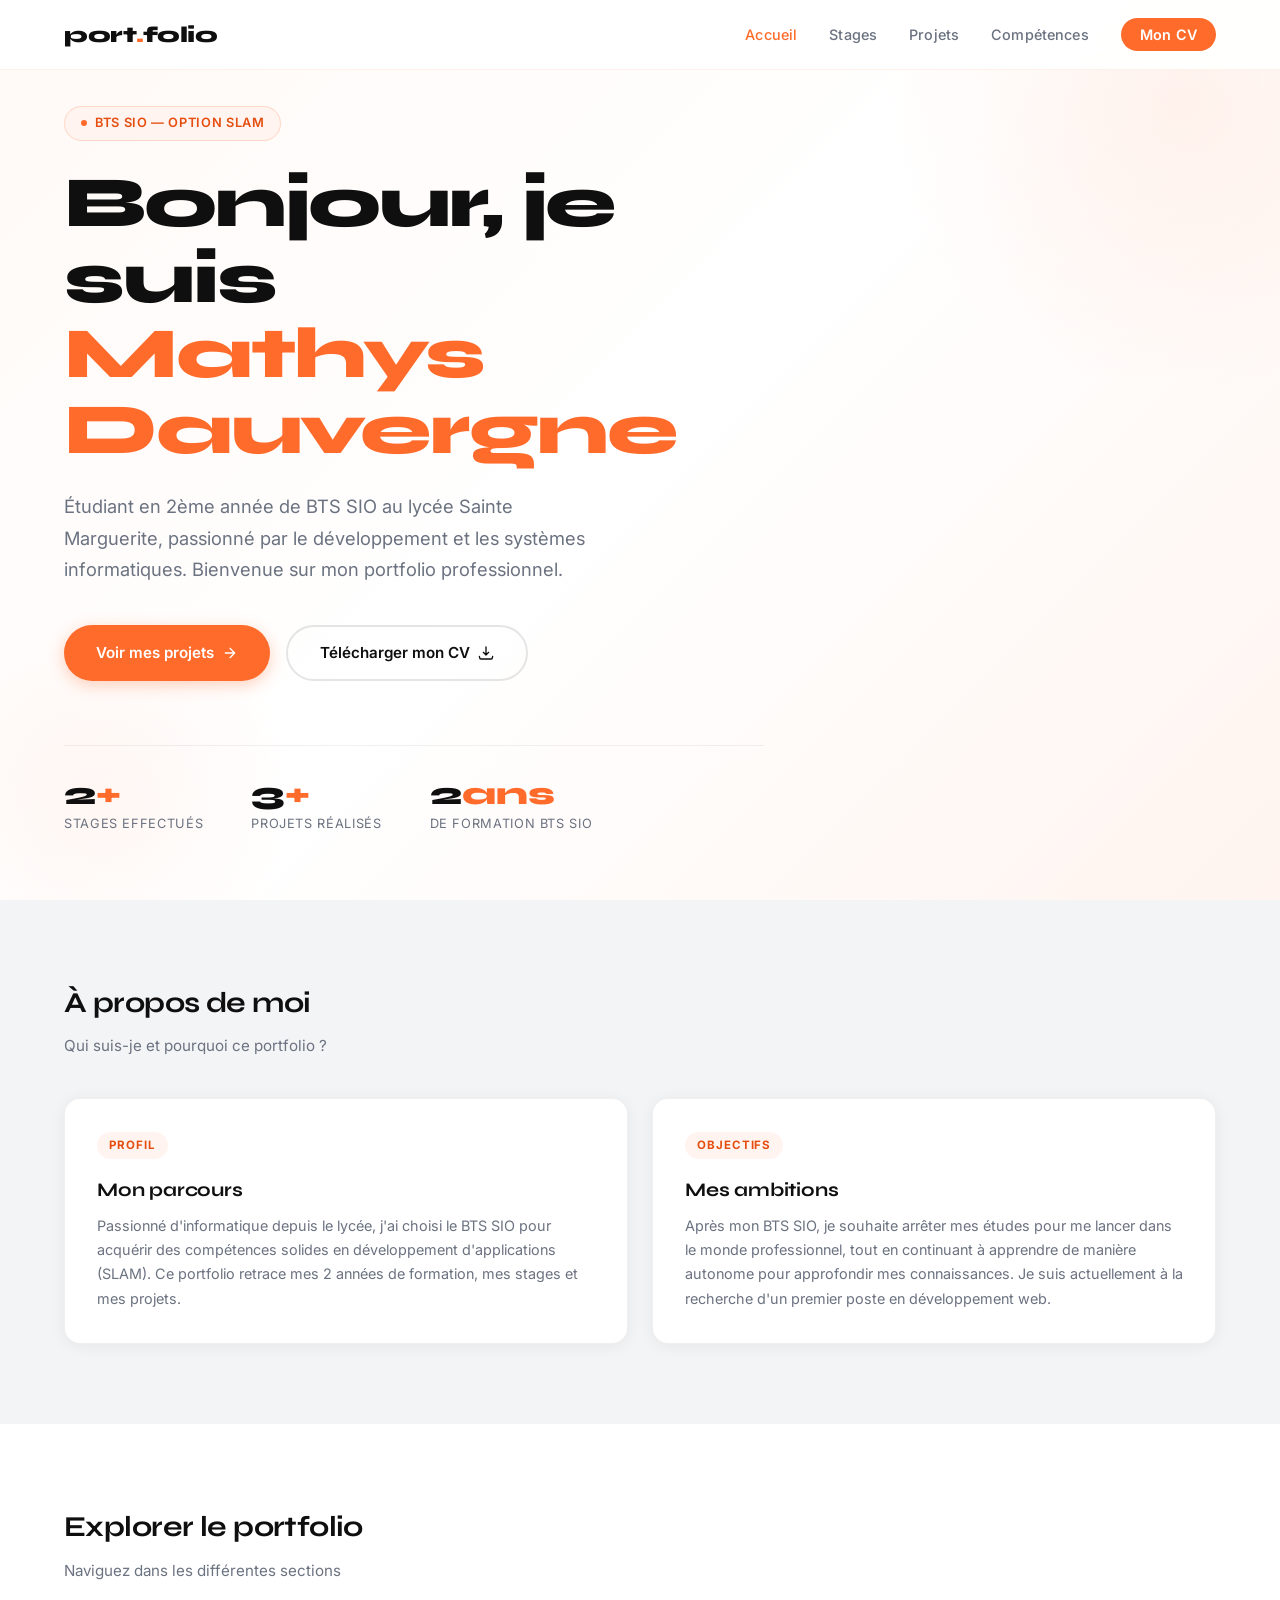
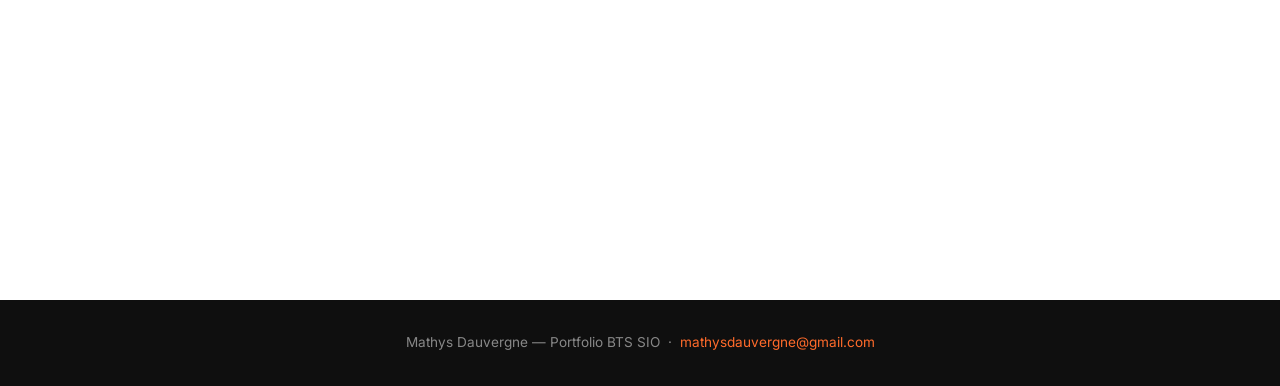
<file: index.html>
<!DOCTYPE html>
<html lang="fr">

<head>
  <meta charset="UTF-8" />
  <meta name="viewport" content="width=device-width, initial-scale=1.0" />
  <title>Portfolio BTS SIO — Mathys Dauvergne</title>
  <link rel="stylesheet" href="css/style.css" />
</head>

<body>

  <!-- NAVBAR -->
  <nav>
    <a href="index.html" class="nav-logo">port<span>.</span>folio</a>
    <ul class="nav-links">
      <li><a href="index.html" class="active">Accueil</a></li>
      <li><a href="stages.html">Stages</a></li>
      <li><a href="projets.html">Projets</a></li>
      <li><a href="competences.html">Compétences</a></li>
      <li><a href="cv.html" class="nav-cta">Mon CV</a></li>
    </ul>
    <div class="nav-burger" aria-label="Menu">
      <span></span><span></span><span></span>
    </div>
  </nav>

  <!-- HERO -->
  <section class="hero">
    <div class="hero-content">
      <span class="hero-badge">BTS SIO — Option SLAM</span>
      <h1>
        Bonjour, je suis<br>
        <span class="highlight">Mathys Dauvergne</span>
      </h1>
      <p class="hero-desc">
        Étudiant en 2ème année de BTS SIO au lycée Sainte Marguerite, passionné par le développement
        et les systèmes informatiques. Bienvenue sur mon portfolio professionnel.
      </p>
      <div class="hero-actions">
        <a href="projets.html" class="btn-primary">
          Voir mes projets
          <svg width="16" height="16" fill="none" stroke="currentColor" viewBox="0 0 24 24">
            <path d="M5 12h14M12 5l7 7-7 7" stroke-width="2" stroke-linecap="round" stroke-linejoin="round" />
          </svg>
        </a>
        <a href="cv.html" class="btn-secondary">
          Télécharger mon CV
          <svg width="16" height="16" fill="none" stroke="currentColor" viewBox="0 0 24 24">
            <path d="M12 15V3m0 12l-4-4m4 4l4-4M2 17l.621 2.485A2 2 0 004.561 21h14.878a2 2 0 001.94-1.515L22 17"
              stroke-width="2" stroke-linecap="round" stroke-linejoin="round" />
          </svg>
        </a>
      </div>
      <div class="hero-stats">
        <div class="stat-item">
          <div class="stat-num">2<span>+</span></div>
          <div class="stat-label">Stages effectués</div>
        </div>
        <div class="stat-item">
          <div class="stat-num">3<span>+</span></div>
          <div class="stat-label">Projets réalisés</div>
        </div>
        <div class="stat-item">
          <div class="stat-num">2<span>ans</span></div>
          <div class="stat-label">De formation BTS SIO</div>
        </div>
      </div>
    </div>
  </section>

  <!-- SECTION : Présentation rapide -->
  <section style="background: var(--gray-light);">
    <div class="section-inner">
      <div class="section-title reveal">À propos de moi</div>
      <div class="section-sub reveal">Qui suis-je et pourquoi ce portfolio ?</div>
      <div class="grid-2">
        <div class="card reveal">
          <div class="card-tag tag-orange">Profil</div>
          <h3>Mon parcours</h3>
          <p>
            Passionné d'informatique depuis le lycée, j'ai choisi le BTS SIO pour acquérir
            des compétences solides en développement d'applications (SLAM). Ce portfolio retrace mes 2 années de
            formation, mes stages et mes projets.
          </p>
        </div>
        <div class="card reveal">
          <div class="card-tag tag-orange">Objectifs</div>
          <h3>Mes ambitions</h3>
          <p>
            Après mon BTS SIO, je souhaite arrêter mes études pour me lancer dans le monde professionnel, tout en
            continuant à apprendre de manière autonome
            pour approfondir mes connaissances. Je suis actuellement à la recherche d'un premier poste en développement
            web.
          </p>
        </div>
      </div>
    </div>
  </section>

  <!-- SECTION : Navigation rapide -->
  <section>
    <div class="section-inner">
      <div class="section-title reveal">Explorer le portfolio</div>
      <div class="section-sub reveal">Naviguez dans les différentes sections</div>
      <div class="grid-4">
        <a href="stages.html" class="card reveal" style="text-decoration:none;display:block;">
          <div class="card-tag tag-orange">📋</div>
          <h3>Stages</h3>
          <p>Mes expériences en entreprise, missions et bilans.</p>
        </a>
        <a href="projets.html" class="card reveal" style="text-decoration:none;display:block;">
          <div class="card-tag tag-orange">💻</div>
          <h3>Projets</h3>
          <p>Applications, scripts et projets techniques réalisés.</p>
        </a>
        <a href="competences.html" class="card reveal" style="text-decoration:none;display:block;">
          <div class="card-tag tag-orange">⚡</div>
          <h3>Compétences</h3>
          <p>Langages, frameworks et outils maîtrisés.</p>
        </a>
        <a href="cv.html" class="card reveal" style="text-decoration:none;display:block;">
          <div class="card-tag tag-orange">📄</div>
          <h3>CV</h3>
          <p>Mon parcours complet et coordonnées.</p>
        </a>
      </div>
    </div>
  </section>

  <!-- FOOTER -->
  <footer>
    <p>Mathys Dauvergne — Portfolio BTS SIO &nbsp;·&nbsp; <a
        href="mailto:mathysdauvergne@gmail.com">mathysdauvergne@gmail.com</a></p>
  </footer>

  <script src="js/script.js"></script>
</body>

</html>
</file>
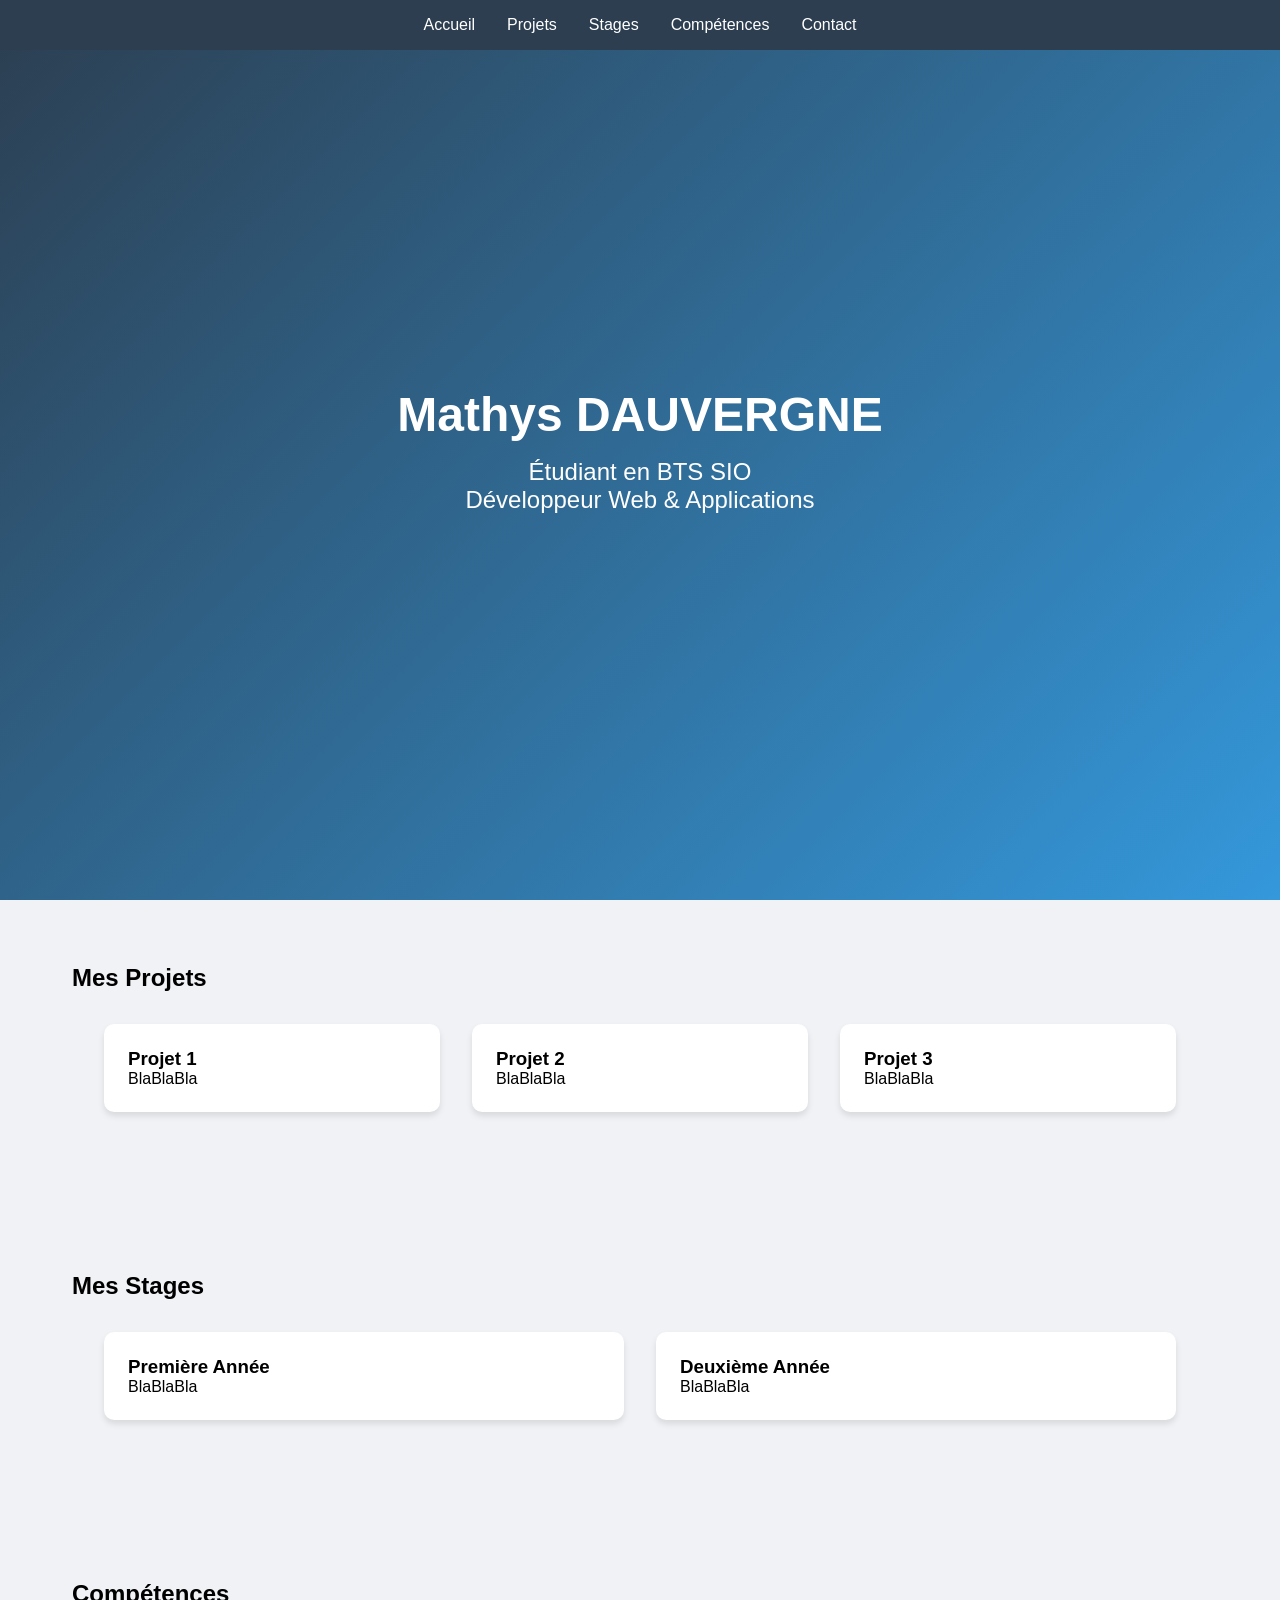
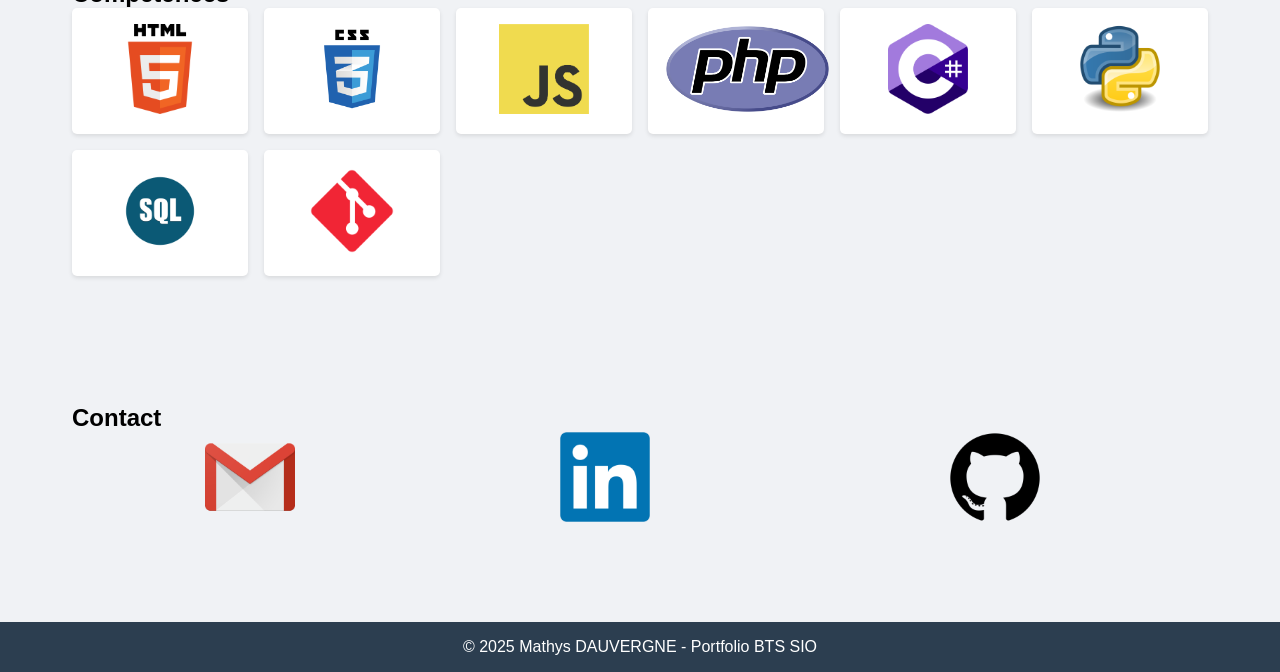
<file: code/index.html>
<!DOCTYPE html>
<html lang="fr">

<head>
    <meta charset="UTF-8">
    <meta name="viewport" content="width=device-width, initial-scale=1.0">
    <title>Mathys DAUVERGNE - Portfolio</title>
    <link rel="stylesheet" href="style.css">
</head>

<body>
    <nav>
        <ul>
            <li><a href="#accueil">Accueil</a></li>
            <li><a href="#projets">Projets</a></li>
            <li><a href="#stages">Stages</a></li>
            <li><a href="#competences">Compétences</a></li>
            <li><a href="#contact">Contact</a></li>
        </ul>
    </nav>

    <section id="accueil" class="hero">
        <div class="hero-content">
            <h1>Mathys DAUVERGNE</h1>
            <p>Étudiant en BTS SIO</p>
            <p>Développeur Web & Applications</p>
        </div>
    </section>

    <section id="projets" class="section">
        <h2>Mes Projets</h2>
        <div class="projects">
            <div class="card">
                <h3>Projet 1</h3>
                <p>BlaBlaBla</p>
            </div>
            <div class="card">
                <h3>Projet 2</h3>
                <p>BlaBlaBla</p>
            </div>
            <div class="card">
                <h3>Projet 3</h3>
                <p>BlaBlaBla</p>
            </div>
        </div>
    </section>

    <section id="stages" class="section">
        <h2>Mes Stages</h2>
        <div class="stages">
            <div class="card">
                <h3>Première Année</h3>
                <p>BlaBlaBla</p>
            </div>
            <div class="card">
                <h3>Deuxième Année</h3>
                <p>BlaBlaBla</p>
            </div>
        </div>
    </section>

    <section id="competences" class="section">
        <h2>Compétences</h2>
        <div class="skills">
            <div class="skill"><img src="../sources/html5.png" alt="html" class="img"></div>
            <div class="skill"><img src="../sources/css3.png" alt="css" class="img"></div>
            <div class="skill"><img src="../sources/javascript.png" alt="javascript" class="img"></div>
            <div class="skill"><img src="../sources/php.png" alt="php" class="img"></div>
            <div class="skill"><img src="../sources/csharp.png" alt="c#" class="img"></div>
            <div class="skill"><img src="../sources/python.png" alt="python" class="img"></div>
            <div class="skill"><img src="../sources/sql.png" alt="sql" class="img"></div>
            <div class="skill"><img src="../sources/git.png" alt="git" class="img"></div>
        </div>
    </section>

    <section id="contact" class="section">
        <h2>Contact</h2>
        <div class="contact-content">
            <a href="mailto:mathysdauvergne@gmail.com">
                <img src="../sources/gmail.png" alt="Gmail" class="img">
            </a>
            <a href="https://www.linkedin.com/in/mathys-dauvergne-570917307/">
                <img src="../sources/linkedin.png" alt="LinkedIn" class="img">
            </a>
            <a href="github.com/Mathysdvg">
                <img src="../sources/github.png" alt="GitHub" class="img">
            </a>
        </div>
    </section>

    <footer>
        <p>© 2025 Mathys DAUVERGNE - Portfolio BTS SIO</p>
    </footer>

    <script>
        const sections = document.querySelectorAll('.section');
        const observer = new IntersectionObserver((entries) => {
            entries.forEach(entry => {
                if (entry.isIntersecting) {
                    entry.target.classList.add('visible');
                }
            });
        }, { threshold: 0.1 });

        sections.forEach(section => observer.observe(section));
    </script>
</body>

</html>
</file>
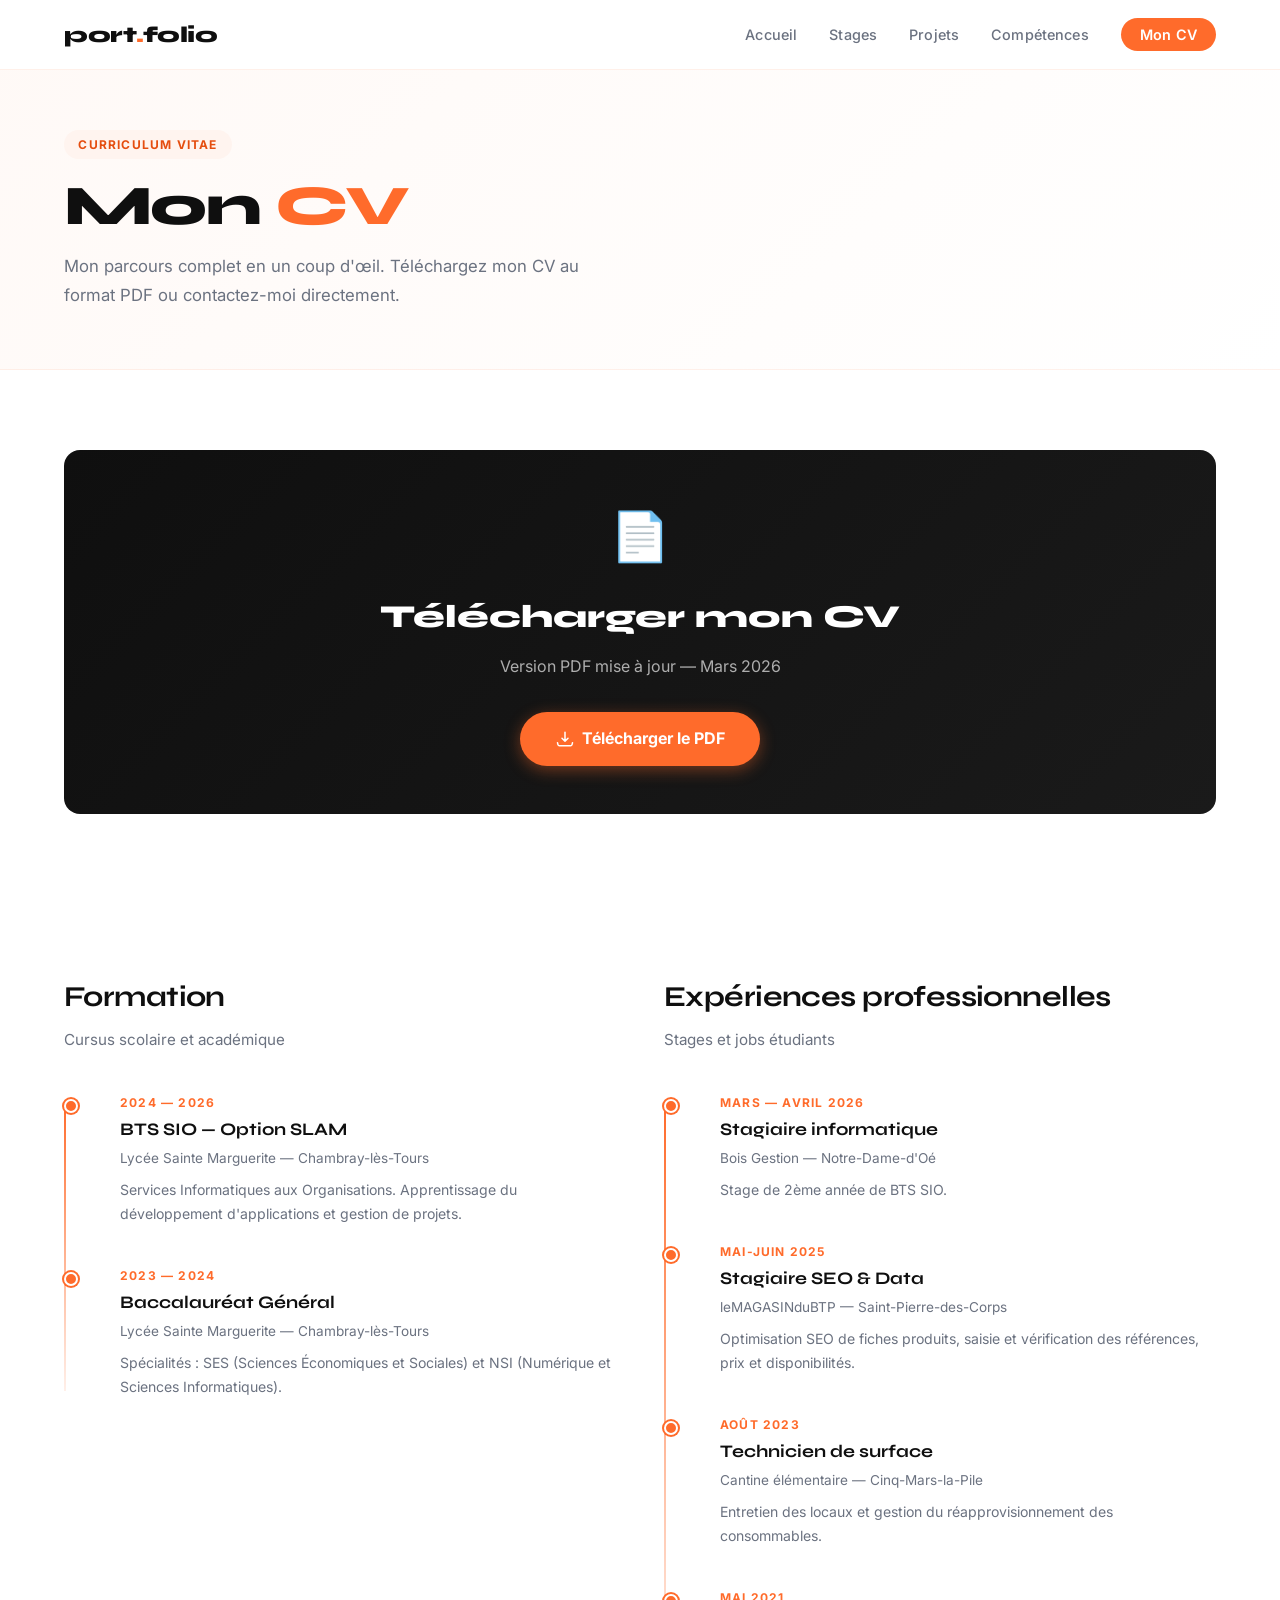
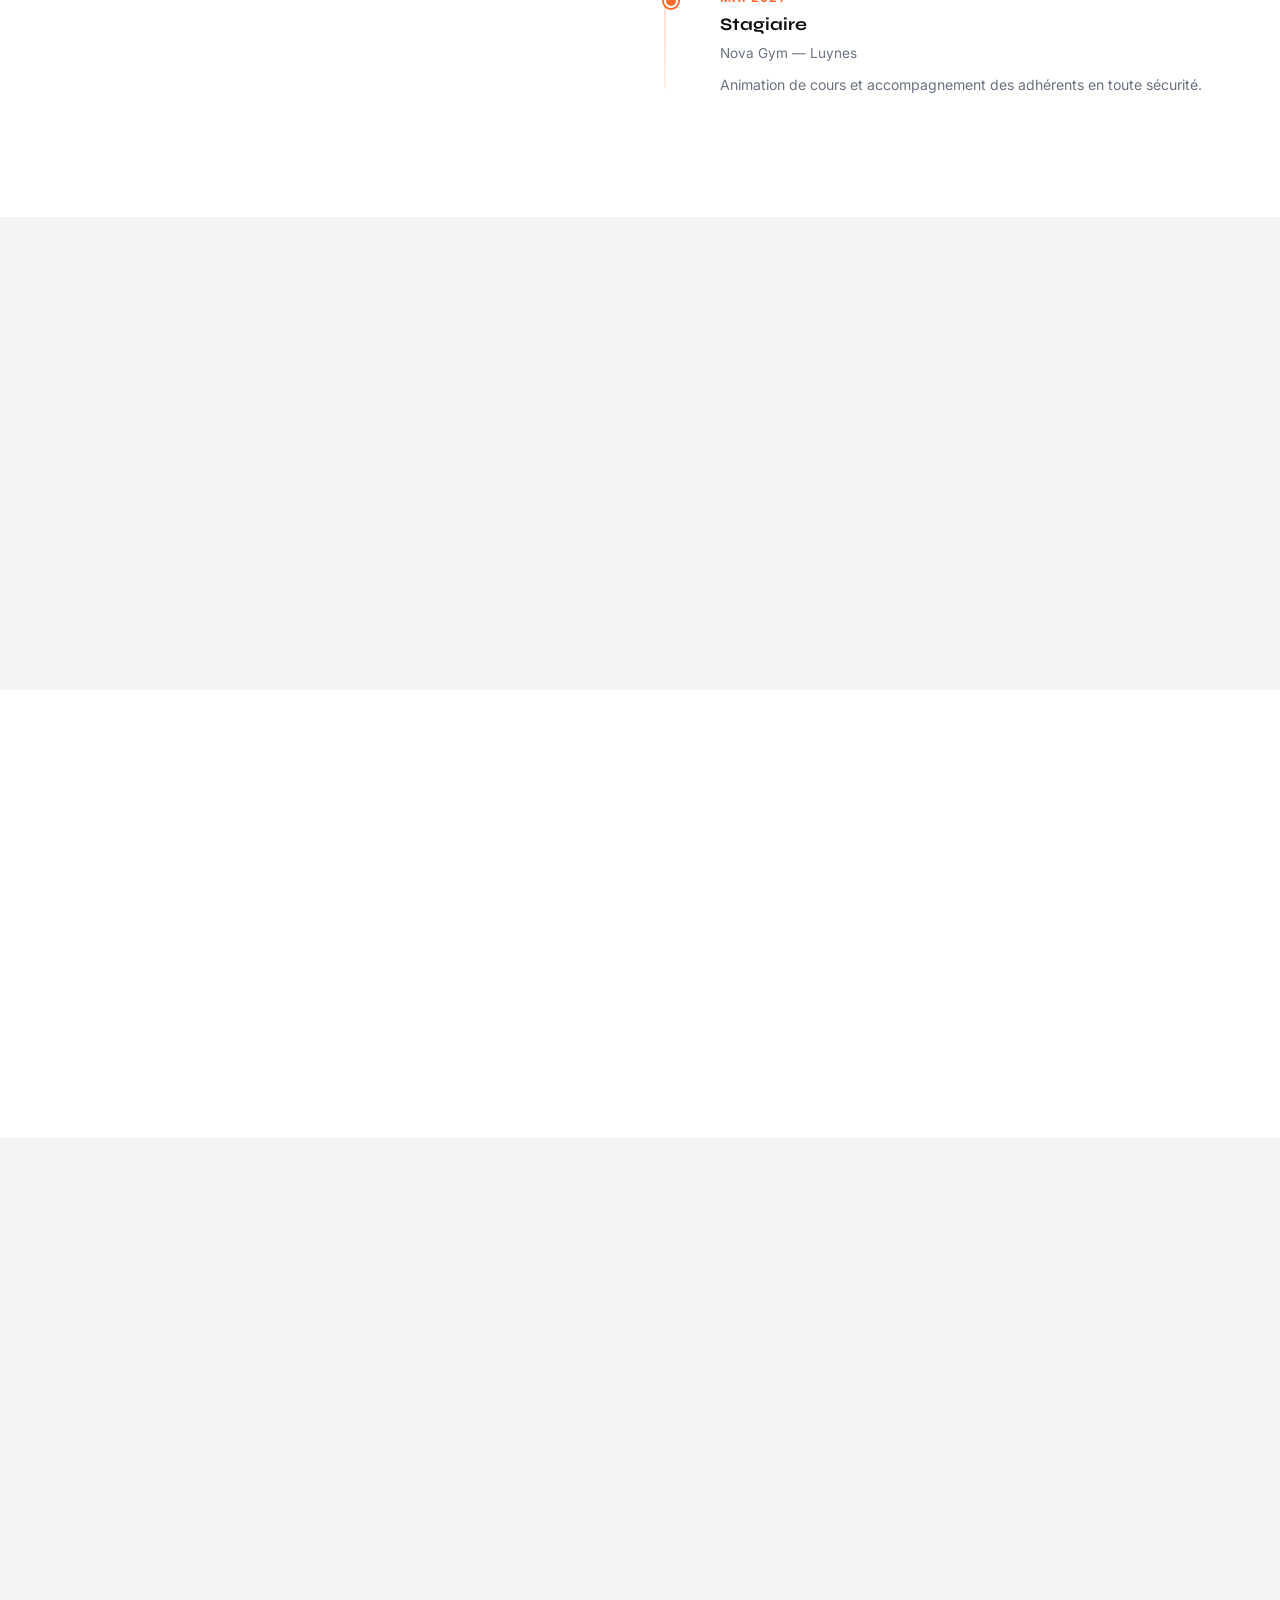
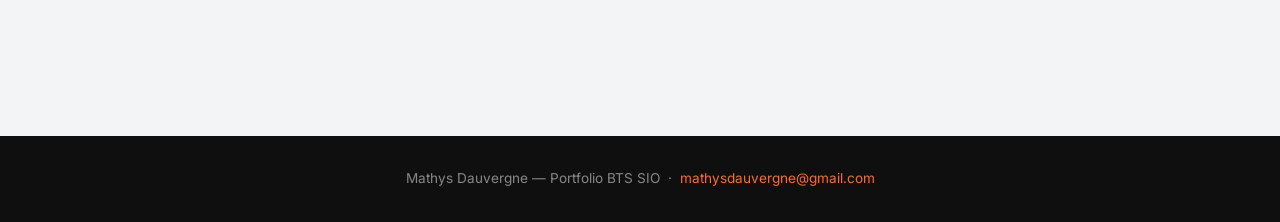
<file: cv.html>
<!DOCTYPE html>
<html lang="fr">

<head>
  <meta charset="UTF-8" />
  <meta name="viewport" content="width=device-width, initial-scale=1.0" />
  <title>Mon CV — Portfolio BTS SIO</title>
  <link rel="stylesheet" href="css/style.css" />
</head>

<body>

  <!-- NAVBAR -->
  <nav>
    <a href="index.html" class="nav-logo">port<span>.</span>folio</a>
    <ul class="nav-links">
      <li><a href="index.html">Accueil</a></li>
      <li><a href="stages.html">Stages</a></li>
      <li><a href="projets.html">Projets</a></li>
      <li><a href="competences.html">Compétences</a></li>
      <li><a href="cv.html" class="active nav-cta">Mon CV</a></li>
    </ul>
    <div class="nav-burger"><span></span><span></span><span></span></div>
  </nav>

  <!-- PAGE HEADER -->
  <div class="page-header">
    <div class="page-header-inner">
      <span class="page-tag">Curriculum Vitae</span>
      <h1>Mon <span>CV</span></h1>
      <p>Mon parcours complet en un coup d'œil. Téléchargez mon CV au format PDF ou contactez-moi directement.</p>
    </div>
  </div>

  <!-- CV DOWNLOAD -->
  <section>
    <div class="section-inner">
      <div class="cv-box reveal">
        <div style="font-size: 3rem; margin-bottom: 1rem;">📄</div>
        <h2>Télécharger mon CV</h2>
        <p>Version PDF mise à jour — Mars 2026</p>
        <a href="CV_Mathys_Dauvergne.pdf" class="btn-white" download>
          <svg width="18" height="18" fill="none" stroke="currentColor" viewBox="0 0 24 24">
            <path d="M12 15V3m0 12l-4-4m4 4l4-4M2 17l.621 2.485A2 2 0 004.561 21h14.878a2 2 0 001.94-1.515L22 17"
              stroke-width="2" stroke-linecap="round" stroke-linejoin="round" />
          </svg>
          Télécharger le PDF
        </a>
      </div>
    </div>
  </section>

  <section>
    <div class="section-inner">
      <div class="grid-2" style="gap: 3rem; align-items: start;">

        <div>
          <div class="section-title reveal">Formation</div>
          <div class="section-sub reveal">Cursus scolaire et académique</div>
          <div class="timeline reveal">
            <div class="timeline-item">
              <div class="timeline-date">2024 — 2026</div>
              <div class="timeline-title">BTS SIO — Option SLAM</div>
              <div class="timeline-sub">Lycée Sainte Marguerite — Chambray-lès-Tours</div>
              <div class="timeline-desc">Services Informatiques aux Organisations. Apprentissage du développement
                d'applications et gestion de projets.</div>
            </div>
            <div class="timeline-item">
              <div class="timeline-date">2023 — 2024</div>
              <div class="timeline-title">Baccalauréat Général</div>
              <div class="timeline-sub">Lycée Sainte Marguerite — Chambray-lès-Tours</div>
              <div class="timeline-desc">Spécialités : SES (Sciences Économiques et Sociales) et NSI (Numérique et
                Sciences Informatiques).</div>
            </div>
          </div>
        </div>

        <div>
          <div class="section-title reveal">Expériences professionnelles</div>
          <div class="section-sub reveal">Stages et jobs étudiants</div>
          <div class="timeline reveal">
            <div class="timeline-item">
              <div class="timeline-date">Mars — Avril 2026</div>
              <div class="timeline-title">Stagiaire informatique</div>
              <div class="timeline-sub">Bois Gestion — Notre-Dame-d'Oé</div>
              <div class="timeline-desc">Stage de 2ème année de BTS SIO.</div>
            </div>
            <div class="timeline-item">
              <div class="timeline-date">Mai-Juin 2025</div>
              <div class="timeline-title">Stagiaire SEO & Data</div>
              <div class="timeline-sub">leMAGASINduBTP — Saint-Pierre-des-Corps</div>
              <div class="timeline-desc">Optimisation SEO de fiches produits, saisie et vérification des références,
                prix et disponibilités.</div>
            </div>
            <div class="timeline-item">
              <div class="timeline-date">Août 2023</div>
              <div class="timeline-title">Technicien de surface</div>
              <div class="timeline-sub">Cantine élémentaire — Cinq-Mars-la-Pile</div>
              <div class="timeline-desc">Entretien des locaux et gestion du réapprovisionnement des consommables.</div>
            </div>
            <div class="timeline-item">
              <div class="timeline-date">Mai 2021</div>
              <div class="timeline-title">Stagiaire</div>
              <div class="timeline-sub">Nova Gym — Luynes</div>
              <div class="timeline-desc">Animation de cours et accompagnement des adhérents en toute sécurité.</div>
            </div>
          </div>
        </div>

      </div>
    </div>
  </section>

  <section style="background: var(--gray-light);">
    <div class="section-inner">
      <div class="section-title reveal">Compétences clés</div>
      <div class="section-sub reveal">Un aperçu rapide de mon profil technique</div>
      <div class="grid-3">
        <div class="card reveal">
          <div class="card-tag tag-orange">Langages</div>
          <div class="tech-list">
            <span class="tech-badge">HTML / CSS</span>
            <span class="tech-badge">PHP</span>
            <span class="tech-badge">Python</span>
            <span class="tech-badge">C#</span>
            <span class="tech-badge">Lua</span>
            <span class="tech-badge">SQL</span>
          </div>
        </div>
        <div class="card reveal">
          <div class="card-tag tag-orange">Systèmes & Réseaux</div>
          <div class="tech-list">
            <span class="tech-badge">VMware</span>
            <span class="tech-badge">CISCO Packet Tracer</span>
            <span class="tech-badge">Wampserver</span>
          </div>
        </div>
        <div class="card reveal">
          <div class="card-tag tag-orange">Outils</div>
          <div class="tech-list">
            <span class="tech-badge">GitHub</span>
            <span class="tech-badge">VS Community</span>
            <span class="tech-badge">PhpMyAdmin</span>
            <span class="tech-badge">PhpStorm</span>
            <span class="tech-badge">GANTT</span>
            <span class="tech-badge">Pack Office</span>
          </div>
        </div>
      </div>
    </div>
  </section>

  <section>
    <div class="section-inner">
      <div class="section-title reveal">Centres d'intérêt</div>
      <div class="section-sub reveal">En dehors de l'informatique</div>
      <div class="grid-4">
        <div class="soft-card reveal">
          <div class="soft-icon">🤾</div>
          <h4>Handball</h4>
          <p>Pratique en club depuis 7 ans (développement de l'esprit d'équipe et discipline).</p>
        </div>
        <div class="soft-card reveal">
          <div class="soft-icon">💻</div>
          <h4>Technologies</h4>
          <p>Exploration et veille sur le développement web et la programmation.</p>
        </div>
      </div>
    </div>
  </section>

  <!-- CONTACT -->
  <section style="background: var(--gray-light);">
    <div class="section-inner">
      <div class="section-title reveal">Me contacter</div>
      <div class="section-sub reveal">N'hésitez pas à me contacter pour toute opportunité</div>
      <div class="grid-2">
        <div class="card reveal">
          <div class="card-tag tag-orange">Coordonnées</div>
          <h3>Mathys Dauvergne</h3>
          <h4>Étudiant BTS SIO 2ème année</h4>
          <div class="contact-links">
            <a href="mailto:mathysdauvergne@gmail.com" class="contact-link">
              <svg width="18" height="18" fill="none" stroke="currentColor" viewBox="0 0 24 24">
                <path
                  d="M3 8l7.89 5.26a2 2 0 002.22 0L21 8M5 19h14a2 2 0 002-2V7a2 2 0 00-2-2H5a2 2 0 00-2 2v10a2 2 0 002 2z"
                  stroke-width="1.5" stroke-linecap="round" stroke-linejoin="round" />
              </svg>
              mathysdauvergne@gmail.com
            </a>
            <a href="tel:+33619989993" class="contact-link">
              <svg width="18" height="18" fill="none" stroke="currentColor" viewBox="0 0 24 24">
                <path
                  d="M3 5a2 2 0 012-2h3.28a1 1 0 01.948.684l1.498 4.493a1 1 0 01-.502 1.21l-2.257 1.13a11.042 11.042 0 005.516 5.516l1.13-2.257a1 1 0 011.21-.502l4.493 1.498a1 1 0 01.684.949V19a2 2 0 01-2 2h-1C9.716 21 3 14.284 3 6V5z"
                  stroke-width="1.5" stroke-linecap="round" stroke-linejoin="round" />
              </svg>
              06 19 98 99 93
            </a>
            <a href="https://linkedin.com/in/votreprofil" target="_blank" class="contact-link">
              <svg width="18" height="18" fill="currentColor" viewBox="0 0 24 24">
                <path d="M16 8a6 6 0 016 6v7h-4v-7a2 2 0 00-2-2 2 2 0 00-2 2v7h-4v-7a6 6 0 016-6zM2 9h4v12H2z" />
                <circle cx="4" cy="4" r="2" />
              </svg>
              LinkedIn
            </a>
            <a href="https://github.com/Mathysdvg" target="_blank" class="contact-link">
              <svg width="18" height="18" fill="currentColor" viewBox="0 0 24 24">
                <path fill-rule="evenodd"
                  d="M12 2C6.477 2 2 6.484 2 12.017c0 4.425 2.865 8.18 6.839 9.504.5.092.682-.217.682-.483 0-.237-.008-.868-.013-1.703-2.782.605-3.369-1.343-3.369-1.343-.454-1.158-1.11-1.466-1.11-1.466-.908-.62.069-.608.069-.608 1.003.07 1.531 1.032 1.531 1.032.892 1.53 2.341 1.088 2.91.832.092-.647.35-1.088.636-1.338-2.22-.253-4.555-1.113-4.555-4.951 0-1.093.39-1.988 1.029-2.688-.103-.253-.446-1.272.098-2.65 0 0 .84-.27 2.75 1.026A9.564 9.564 0 0112 6.844c.85.004 1.705.115 2.504.337 1.909-1.296 2.747-1.027 2.747-1.027.546 1.379.202 2.398.1 2.651.64.7 1.028 1.595 1.028 2.688 0 3.848-2.339 4.695-4.566 4.943.359.309.678.92.678 1.855 0 1.338-.012 2.419-.012 2.747 0 .268.18.58.688.482A10.019 10.019 0 0022 12.017C22 6.484 17.522 2 12 2z"
                  clip-rule="evenodd" />
              </svg>
              GitHub
            </a>
          </div>
        </div>
        <div class="card reveal" style="background: #FFFAF7; border-color: rgba(255,107,43,0.15);">
          <div class="card-tag tag-orange">Disponibilité</div>
          <h3>Ouvert aux opportunités</h3>
          <p style="margin-bottom: 1rem;">Je suis actuellement à la recherche d'un <strong> premier
              emploi</strong> dans les domaines :</p>
          <div class="tech-list">
            <span class="tech-badge">Développement web</span>
            <span class="tech-badge">Support IT</span>
            <span class="tech-badge">DevOps</span>
          </div>
          <div style="margin-top: 1.5rem;">
            <a href="mailto:mathysdauvergne@gmail.com" class="btn-primary"
              style="width: 100%; justify-content: center;">
              Envoyer un message
              <svg width="16" height="16" fill="none" stroke="currentColor" viewBox="0 0 24 24">
                <path d="M5 12h14M12 5l7 7-7 7" stroke-width="2" stroke-linecap="round" stroke-linejoin="round" />
              </svg>
            </a>
          </div>
        </div>
      </div>
    </div>
  </section>

  <!-- FOOTER -->
  <footer>
    <p>Mathys Dauvergne — Portfolio BTS SIO &nbsp;·&nbsp; <a
        href="mailto:mathysdauvergne@gmail.com">mathysdauvergne@gmail.com</a></p>
  </footer>

  <script src="js/script.js"></script>
</body>

</html>
</file>
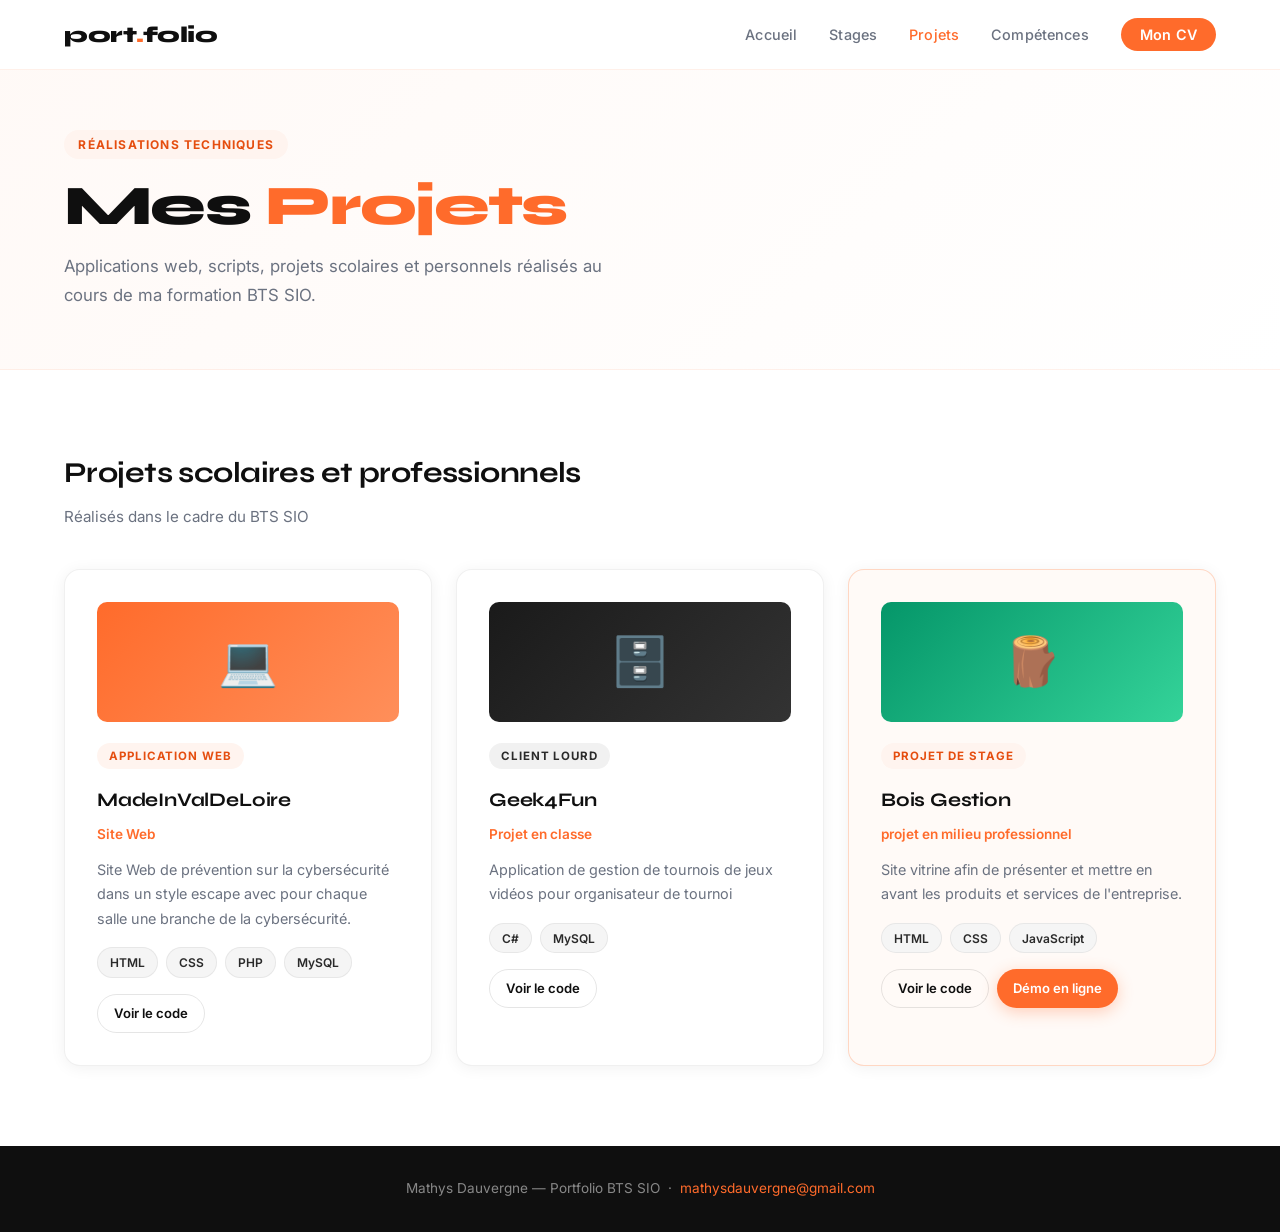
<file: projets.html>
<!DOCTYPE html>
<html lang="fr">

<head>
  <meta charset="UTF-8" />
  <meta name="viewport" content="width=device-width, initial-scale=1.0" />
  <title>Mes Projets — Portfolio BTS SIO</title>
  <link rel="stylesheet" href="css/style.css" />
</head>

<body>

  <!-- NAVBAR -->
  <nav>
    <a href="index.html" class="nav-logo">port<span>.</span>folio</a>
    <ul class="nav-links">
      <li><a href="index.html">Accueil</a></li>
      <li><a href="stages.html">Stages</a></li>
      <li><a href="projets.html" class="active">Projets</a></li>
      <li><a href="competences.html">Compétences</a></li>
      <li><a href="cv.html" class="nav-cta">Mon CV</a></li>
    </ul>
    <div class="nav-burger"><span></span><span></span><span></span></div>
  </nav>

  <!-- PAGE HEADER -->
  <div class="page-header">
    <div class="page-header-inner">
      <span class="page-tag">Réalisations techniques</span>
      <h1>Mes <span>Projets</span></h1>
      <p>Applications web, scripts, projets scolaires et personnels réalisés au cours de ma formation BTS SIO.</p>
    </div>
  </div>

  <!-- PROJETS SCOLAIRES -->
  <section>
    <div class="section-inner">
      <div class="section-title reveal">Projets scolaires et professionnels</div>
      <div class="section-sub reveal">Réalisés dans le cadre du BTS SIO</div>

      <div class="grid-3">

        <!-- Projet 1 -->
        <div class="card reveal">
          <div
            style="background: linear-gradient(135deg, #FF6B2B, #FF8F5A); height: 120px; border-radius: 10px; margin-bottom: 1.25rem; display: flex; align-items: center; justify-content: center; font-size: 3rem;">
            💻</div>
          <div class="card-tag tag-orange">Application Web</div>
          <h3>MadeInValDeLoire</h3>
          <h4>Site Web</h4>
          <p>Site Web de prévention sur la cybersécurité dans un style escape avec pour chaque salle une branche de la
            cybersécurité.</p>
          <div class="tech-list">
            <span class="tech-badge">HTML</span>
            <span class="tech-badge">CSS</span>
            <span class="tech-badge">PHP</span>
            <span class="tech-badge">MySQL</span>
          </div>
          <div style="margin-top: 1rem; display: flex; gap: 0.5rem; flex-wrap: wrap;">
            <a href="https://github.com/Sainte-Marguerite-SIO2-SLAM-2025-2026/ProjetMadeInValDeLoire"
              class="btn-secondary" style="padding: 0.5rem 1rem; font-size: 0.82rem; border-width: 1px;">Voir
              le code</a>
          </div>
        </div>

        <!-- Projet 2 -->
        <div class="card reveal">
          <div
            style="background: linear-gradient(135deg, #1A1A1A, #333); height: 120px; border-radius: 10px; margin-bottom: 1.25rem; display: flex; align-items: center; justify-content: center; font-size: 3rem;">
            🗄️</div>
          <div class="card-tag tag-dark">Client lourd</div>
          <h3>Geek4Fun</h3>
          <h4>Projet en classe</h4>
          <p>Application de gestion de tournois de jeux vidéos pour organisateur de tournoi</p>
          <div class="tech-list">
            <span class="tech-badge">C#</span>
            <span class="tech-badge">MySQL</span>
          </div>
          <div style="margin-top: 1rem; display: flex; gap: 0.5rem; flex-wrap: wrap;">
            <a href="#" class="btn-secondary" style="padding: 0.5rem 1rem; font-size: 0.82rem; border-width: 1px;">Voir
              le code</a>
          </div>
        </div>

        <!-- Projet 3 -->
        <div class="card reveal" style="border-color: rgba(255,107,43,0.25); background: #FFFAF7;">
          <div
            style="background: linear-gradient(135deg,  #059669, #34D399); height: 120px; border-radius: 10px; margin-bottom: 1.25rem; display: flex; align-items: center; justify-content: center; font-size: 3rem;">
            🪵</div>
          <div class="card-tag tag-orange">Projet de stage</div>
          <h3>Bois Gestion</h3>
          <h4>projet en milieu professionnel</h4>
          <p>Site vitrine afin de présenter et mettre en avant les produits et services de l'entreprise.</p>
          <div class="tech-list">
            <span class="tech-badge">HTML</span>
            <span class="tech-badge">CSS</span>
            <span class="tech-badge">JavaScript</span>
          </div>
          <div style="margin-top: 1rem; display: flex; gap: 0.5rem; flex-wrap: wrap;">
            <a href="https://github.com/Mathysdvg/Bois-Gestion" class="btn-secondary"
              style="padding: 0.5rem 1rem; font-size: 0.82rem; border-width: 1px;">Voir
              le code</a>
            <a href="https://boisgestion.fr" class="btn-primary" style="padding: 0.5rem 1rem; font-size: 0.82rem;">Démo
              en
              ligne</a>
          </div>
        </div>

      </div>
    </div>
  </section>

  <!-- FOOTER -->
  <footer>
    <p>Mathys Dauvergne — Portfolio BTS SIO &nbsp;·&nbsp; <a
        href="mailto:mathysdauvergne@gmail.com">mathysdauvergne@gmail.com</a></p>
  </footer>

  <script src="js/script.js"></script>
</body>

</html>
</file>
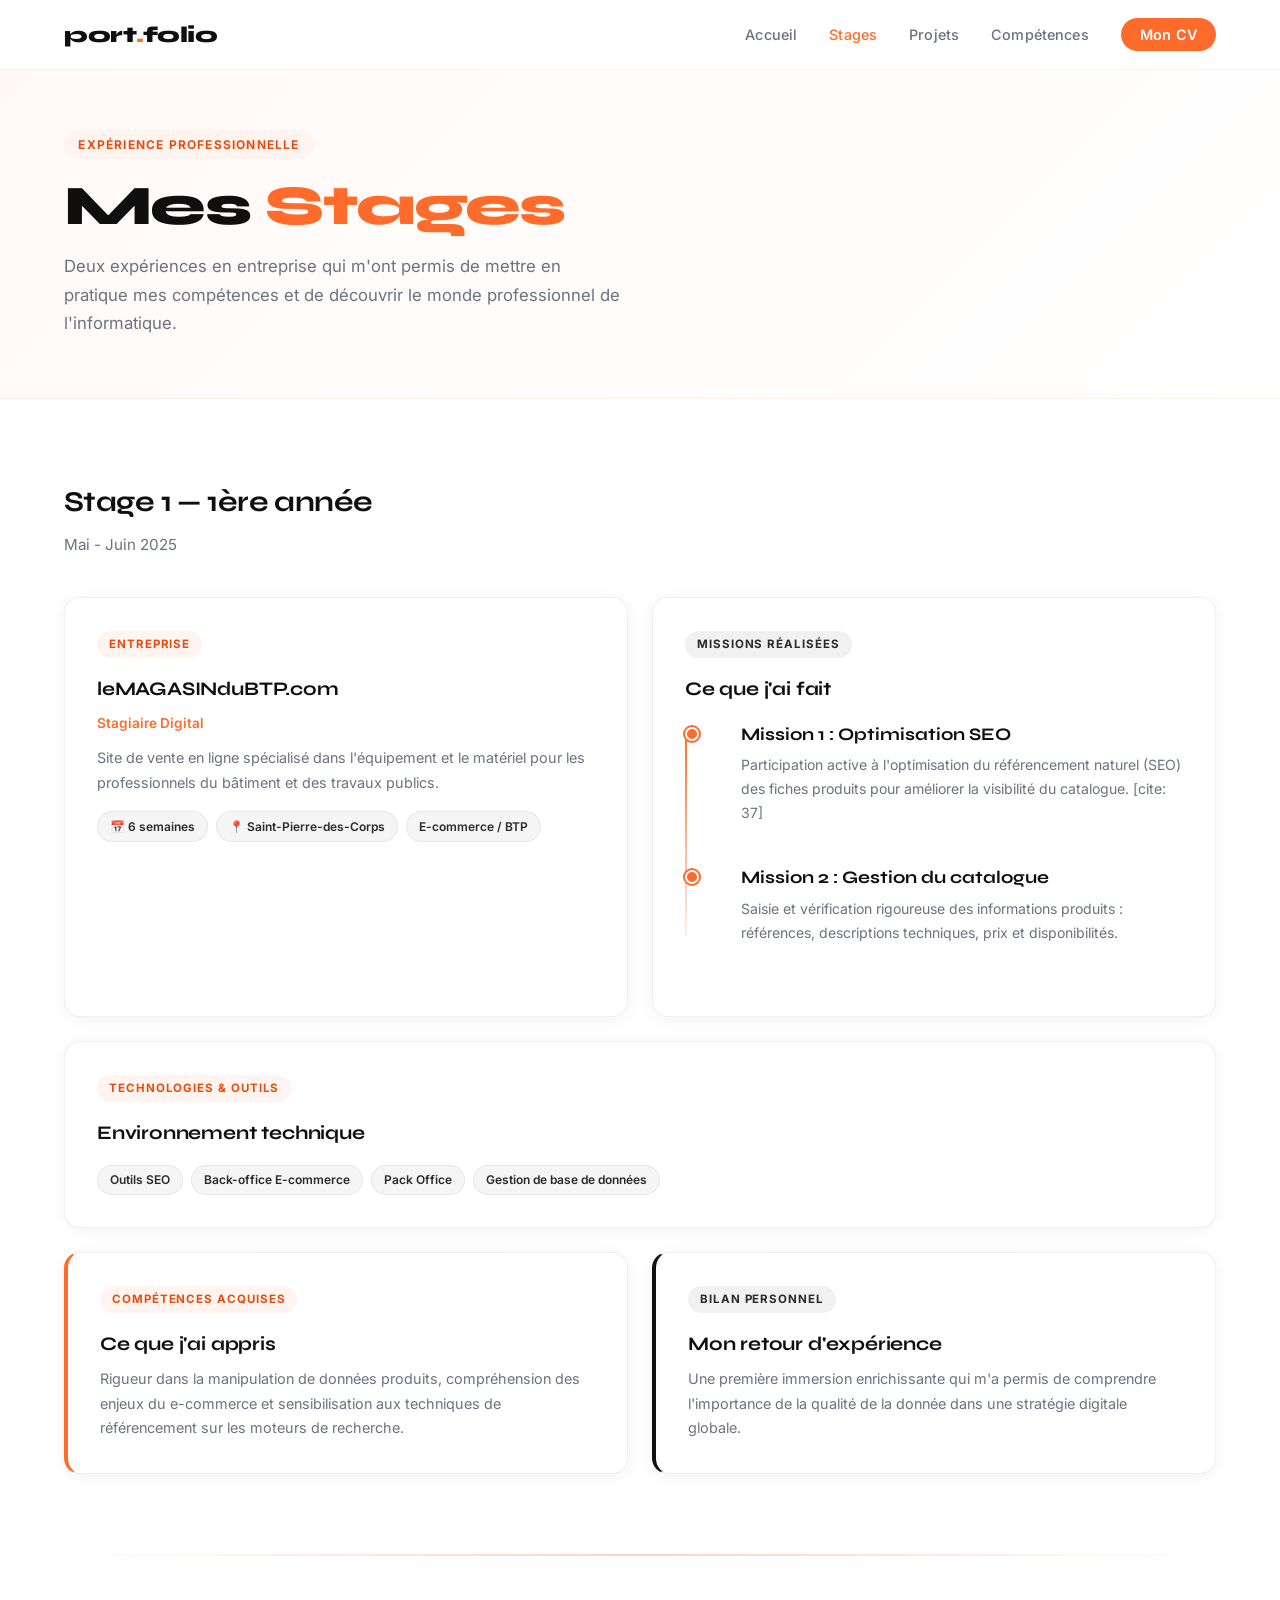
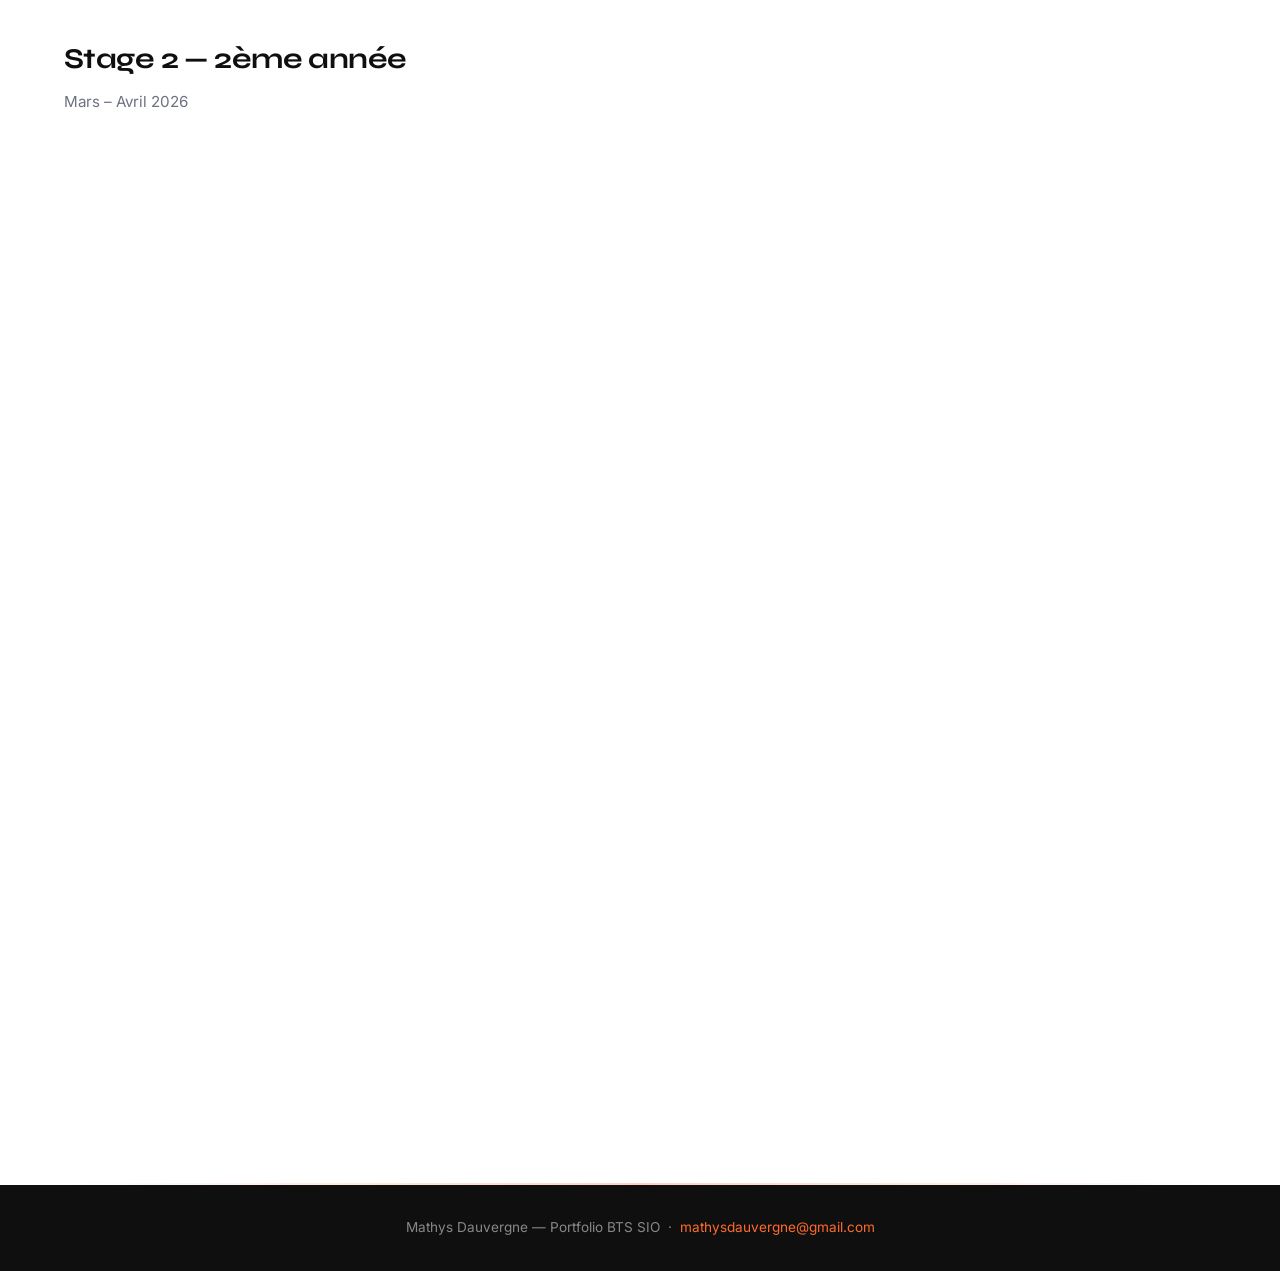
<file: stages.html>
<!DOCTYPE html>
<html lang="fr">

<head>
  <meta charset="UTF-8" />
  <meta name="viewport" content="width=device-width, initial-scale=1.0" />
  <title>Mes Stages — Portfolio BTS SIO</title>
  <link rel="stylesheet" href="css/style.css" />
</head>

<body>

  <!-- NAVBAR -->
  <nav>
    <a href="index.html" class="nav-logo">port<span>.</span>folio</a>
    <ul class="nav-links">
      <li><a href="index.html">Accueil</a></li>
      <li><a href="stages.html" class="active">Stages</a></li>
      <li><a href="projets.html">Projets</a></li>
      <li><a href="competences.html">Compétences</a></li>
      <li><a href="cv.html" class="nav-cta">Mon CV</a></li>
    </ul>
    <div class="nav-burger"><span></span><span></span><span></span></div>
  </nav>

  <!-- PAGE HEADER -->
  <div class="page-header">
    <div class="page-header-inner">
      <span class="page-tag">Expérience professionnelle</span>
      <h1>Mes <span>Stages</span></h1>
      <p>Deux expériences en entreprise qui m'ont permis de mettre en pratique mes compétences et de découvrir le monde
        professionnel de l'informatique.</p>
    </div>
  </div>

  <section>
    <div class="section-inner">
      <div class="section-title reveal">Stage 1 — 1ère année</div>
      <div class="section-sub reveal">Mai - Juin 2025</div>
      <div class="grid-2">
        <div class="card reveal">
          <div class="card-tag tag-orange">Entreprise</div>
          <h3>leMAGASINduBTP.com</h3>
          <h4>Stagiaire Digital</h4>
          <p>Site de vente en ligne spécialisé dans l'équipement et le matériel pour les professionnels du bâtiment et
            des travaux publics.</p>
          <div class="tech-list">
            <span class="tech-badge">📅 6 semaines</span>
            <span class="tech-badge">📍 Saint-Pierre-des-Corps</span> <span class="tech-badge">E-commerce / BTP</span>
          </div>
        </div>

        <div class="card reveal">
          <div class="card-tag tag-dark">Missions réalisées</div>
          <h3>Ce que j'ai fait</h3>
          <div class="timeline" style="margin-top: 1rem;">
            <div class="timeline-item">
              <div class="timeline-title">Mission 1 : Optimisation SEO</div>
              <div class="timeline-desc">Participation active à l'optimisation du référencement naturel (SEO) des fiches
                produits pour améliorer la visibilité du catalogue. [cite: 37]</div>
            </div>
            <div class="timeline-item">
              <div class="timeline-title">Mission 2 : Gestion du catalogue</div>
              <div class="timeline-desc">Saisie et vérification rigoureuse des informations produits : références,
                descriptions techniques, prix et disponibilités. </div>
            </div>
          </div>
        </div>
      </div>

      <div class="card reveal" style="margin-top: 1.5rem;">
        <div class="card-tag tag-orange">Technologies & Outils</div>
        <h3>Environnement technique</h3>
        <div class="tech-list">
          <span class="tech-badge">Outils SEO</span>
          <span class="tech-badge">Back-office E-commerce</span>
          <span class="tech-badge">Pack Office</span> <span class="tech-badge">Gestion de base de données</span>
        </div>
      </div>

      <div class="grid-2" style="margin-top: 1.5rem;">
        <div class="card reveal" style="border-left: 4px solid var(--orange);">
          <div class="card-tag tag-orange">Compétences acquises</div>
          <h3>Ce que j'ai appris</h3>
          <p>Rigueur dans la manipulation de données produits, compréhension des enjeux du e-commerce et sensibilisation
            aux techniques de référencement sur les moteurs de recherche.</p>
        </div>
        <div class="card reveal" style="border-left: 4px solid #111;">
          <div class="card-tag tag-dark">Bilan personnel</div>
          <h3>Mon retour d'expérience</h3>
          <p>Une première immersion enrichissante qui m'a permis de comprendre l'importance de la qualité de la donnée
            dans une stratégie digitale globale.</p>
        </div>
      </div>
    </div>
  </section>

  <div
    style="height: 2px; background: linear-gradient(90deg, transparent, rgba(255,107,43,0.3), transparent); margin: 0 5%;">
  </div>

  <section>
    <div class="section-inner">
      <div class="section-title reveal">Stage 2 — 2ème année</div>
      <div class="section-sub reveal">Mars – Avril 2026</div>

      <div class="grid-2">
        <div class="card reveal">
          <div class="card-tag tag-orange">Entreprise</div>
          <h3>Bois Gestion</h3>
          <h4>Développeur Web</h4>
          <p>Entreprise spécialisée dans l'achat, la vente et la gestion de ressources forestières.</p>
          <div class="tech-list">
            <span class="tech-badge">📅 6 semaines</span>
            <span class="tech-badge">📍 Notre-Dame-d'Oé</span>
            <span class="tech-badge">Exploitation Forestière</span>
          </div>
        </div>
        
        <div class="card reveal">
          <div class="card-tag tag-dark">Missions réalisées</div>
          <h3>Ce que j'ai fait</h3>
          <div class="timeline" style="margin-top: 1rem;">
            <div class="timeline-item">
              <div class="timeline-title">Mission 1 : Création de site vitrine</div>
              <div class="timeline-desc">Conception et développement de l'interface utilisateur pour présenter les
                services de l'entreprise.</div>
            </div>
            <div class="timeline-item">
              <div class="timeline-title">Mission 2 : Mise à jour du site web</div>
              <div class="timeline-desc">Maintenance évolutive et intégration de nouveaux contenus pour refléter
                l'actualité de l'activité.</div>
            </div>
            <div class="timeline-item">
              <div class="timeline-title">Mission 3 : Publication et déploiement</div>
              <div class="timeline-desc">Gestion de l'hébergement et mise en production du site final.</div>
            </div>
          </div>
        </div>
      </div>

      <div class="card reveal" style="margin-top: 1.5rem;">
        <div class="card-tag tag-orange">Technologies & Outils</div>
        <h3>Environnement technique</h3>
        <div class="tech-list">
          <span class="tech-badge">HTML/CSS</span> <span class="tech-badge">JavaScript</span>
          <span class="tech-badge">Wordpress</span>
          <span class="tech-badge">OVH Cloud</span>
          <span class="tech-badge">PHP</span>
        </div>
      </div>

      <div class="grid-2" style="margin-top: 1.5rem;">
        <div class="card reveal" style="border-left: 4px solid var(--orange);">
          <div class="card-tag tag-orange">Compétences acquises</div>
          <h3>Ce que j'ai appris</h3>
          <p>Maîtrise d'un CMS, gestion d'un nom de domaine et d'un hébergement, et capacité à traduire un besoin métier
            "traditionnel" en solution numérique efficace.</p>
        </div>
        <div class="card reveal" style="border-left: 4px solid #111;">
          <div class="card-tag tag-dark">Bilan personnel</div>
          <h3>Mon retour d'expérience</h3>
          <p>Ce stage m'a permis de gagner en autonomie sur la gestion complète d'un projet web, de la conception à la
            mise en ligne.</p>
        </div>
      </div>
    </div>
  </section>

  <!-- DIVIDER -->
  <div
    style="height: 2px; background: linear-gradient(90deg, transparent, rgba(255,107,43,0.3), transparent); margin: 0 5%;">
  </div>

  <!-- FOOTER -->
  <footer>
    <p>Mathys Dauvergne — Portfolio BTS SIO &nbsp;·&nbsp; <a
        href="mailto:mathysdauvergne@gmail.com">mathysdauvergne@gmail.com</a></p>
  </footer>

  <script src="js/script.js"></script>
</body>

</html>
</file>
<file: css/style.css>
@import url('https://fonts.googleapis.com/css2?family=Syne:wght@400;600;700;800&family=Inter:wght@300;400;500;600&display=swap');

:root {
  --orange: #FF6B2B;
  --orange-light: #FF8F5A;
  --orange-dark: #E54E10;
  --orange-bg: #FFF4EF;
  --dark: #0F0F0F;
  --dark2: #1A1A1A;
  --dark3: #2A2A2A;
  --gray: #6B7280;
  --gray-light: #F3F4F6;
  --white: #FFFFFF;
  --font-head: 'Syne', sans-serif;
  --font-body: 'Inter', sans-serif;
  --radius: 16px;
  --radius-sm: 8px;
  --shadow: 0 4px 24px rgba(255, 107, 43, 0.12);
  --shadow-card: 0 2px 16px rgba(0, 0, 0, 0.06);
}

* {
  margin: 0;
  padding: 0;
  box-sizing: border-box;
}

html {
  scroll-behavior: smooth;
}

body {
  font-family: var(--font-body);
  background: var(--white);
  color: var(--dark);
  line-height: 1.6;
  overflow-x: hidden;
}

/* ===== NAVBAR ===== */
nav {
  position: fixed;
  top: 0;
  left: 0;
  right: 0;
  z-index: 100;
  padding: 0 5%;
  height: 70px;
  display: flex;
  align-items: center;
  justify-content: space-between;
  background: rgba(255, 255, 255, 0.92);
  backdrop-filter: blur(12px);
  border-bottom: 1px solid rgba(255, 107, 43, 0.1);
  transition: box-shadow 0.3s;
}

nav.scrolled {
  box-shadow: 0 2px 20px rgba(0, 0, 0, 0.08);
}

.nav-logo {
  font-family: var(--font-head);
  font-size: 1.4rem;
  font-weight: 800;
  color: var(--dark);
  text-decoration: none;
  letter-spacing: -0.02em;
}

.nav-logo span {
  color: var(--orange);
}

.nav-links {
  display: flex;
  gap: 2rem;
  list-style: none;
  align-items: center;
}

.nav-links a {
  font-size: 0.9rem;
  font-weight: 500;
  color: var(--gray);
  text-decoration: none;
  transition: color 0.2s;
  letter-spacing: 0.01em;
}

.nav-links a:hover,
.nav-links a.active {
  color: var(--orange);
}

.nav-cta {
  background: var(--orange) !important;
  color: var(--white) !important;
  padding: 0.5rem 1.2rem;
  border-radius: 50px;
  font-weight: 600 !important;
  transition: background 0.2s, transform 0.2s !important;
}

.nav-cta:hover {
  background: var(--orange-dark) !important;
  transform: translateY(-1px);
}

.nav-burger {
  display: none;
  flex-direction: column;
  gap: 5px;
  cursor: pointer;
}

.nav-burger span {
  display: block;
  width: 24px;
  height: 2px;
  background: var(--dark);
  border-radius: 2px;
  transition: 0.3s;
}

/* ===== HERO ===== */
.hero {
  min-height: 100vh;
  padding: 100px 5% 60px;
  display: flex;
  align-items: center;
  background: linear-gradient(135deg, #FFF9F6 0%, #FFFFFF 50%, #FFF4EF 100%);
  position: relative;
  overflow: hidden;
}

.hero::before {
  content: '';
  position: absolute;
  top: -200px;
  right: -200px;
  width: 600px;
  height: 600px;
  background: radial-gradient(circle, rgba(255, 107, 43, 0.08) 0%, transparent 70%);
  border-radius: 50%;
}

.hero::after {
  content: '';
  position: absolute;
  bottom: -100px;
  left: -100px;
  width: 400px;
  height: 400px;
  background: radial-gradient(circle, rgba(255, 107, 43, 0.05) 0%, transparent 70%);
  border-radius: 50%;
}

.hero-content {
  max-width: 700px;
  position: relative;
  z-index: 1;
}

.hero-badge {
  display: inline-flex;
  align-items: center;
  gap: 0.5rem;
  background: var(--orange-bg);
  color: var(--orange-dark);
  font-size: 0.8rem;
  font-weight: 600;
  padding: 0.4rem 1rem;
  border-radius: 50px;
  margin-bottom: 1.5rem;
  border: 1px solid rgba(255, 107, 43, 0.2);
  letter-spacing: 0.05em;
  text-transform: uppercase;
}

.hero-badge::before {
  content: '';
  width: 6px;
  height: 6px;
  background: var(--orange);
  border-radius: 50%;
  animation: pulse 2s infinite;
}

@keyframes pulse {

  0%,
  100% {
    opacity: 1;
    transform: scale(1);
  }

  50% {
    opacity: 0.6;
    transform: scale(1.3);
  }
}

.hero h1 {
  font-family: var(--font-head);
  font-size: clamp(2.8rem, 6vw, 4.5rem);
  font-weight: 800;
  line-height: 1.05;
  letter-spacing: -0.03em;
  margin-bottom: 1.5rem;
  color: var(--dark);
}

.hero h1 .highlight {
  color: var(--orange);
  position: relative;
  display: inline-block;
}

.hero-desc {
  font-size: 1.15rem;
  color: var(--gray);
  max-width: 540px;
  margin-bottom: 2.5rem;
  line-height: 1.7;
}

.hero-actions {
  display: flex;
  gap: 1rem;
  flex-wrap: wrap;
}

.btn-primary {
  display: inline-flex;
  align-items: center;
  gap: 0.5rem;
  background: var(--orange);
  color: var(--white);
  padding: 0.85rem 2rem;
  border-radius: 50px;
  font-weight: 600;
  font-size: 0.95rem;
  text-decoration: none;
  transition: all 0.25s;
  box-shadow: 0 4px 16px rgba(255, 107, 43, 0.3);
}

.btn-primary:hover {
  background: var(--orange-dark);
  transform: translateY(-2px);
  box-shadow: 0 8px 24px rgba(255, 107, 43, 0.35);
}

.btn-secondary {
  display: inline-flex;
  align-items: center;
  gap: 0.5rem;
  background: transparent;
  color: var(--dark);
  padding: 0.85rem 2rem;
  border-radius: 50px;
  font-weight: 600;
  font-size: 0.95rem;
  text-decoration: none;
  border: 2px solid rgba(0, 0, 0, 0.1);
  transition: all 0.25s;
}

.btn-secondary:hover {
  border-color: var(--orange);
  color: var(--orange);
  transform: translateY(-2px);
}

.hero-stats {
  display: flex;
  gap: 3rem;
  margin-top: 4rem;
  padding-top: 2rem;
  border-top: 1px solid rgba(0, 0, 0, 0.06);
}

.stat-item {
  text-align: left;
}

.stat-num {
  font-family: var(--font-head);
  font-size: 2rem;
  font-weight: 800;
  color: var(--dark);
  line-height: 1;
}

.stat-num span {
  color: var(--orange);
}

.stat-label {
  font-size: 0.8rem;
  color: var(--gray);
  margin-top: 0.25rem;
  text-transform: uppercase;
  letter-spacing: 0.05em;
}

/* ===== PAGE HEADER ===== */
.page-header {
  padding: 130px 5% 60px;
  background: linear-gradient(135deg, #FFF9F6 0%, #FFFFFF 100%);
  border-bottom: 1px solid rgba(255, 107, 43, 0.08);
}

.page-header-inner {
  max-width: 1200px;
  margin: 0 auto;
}

.page-tag {
  display: inline-block;
  background: var(--orange-bg);
  color: var(--orange-dark);
  font-size: 0.75rem;
  font-weight: 700;
  padding: 0.3rem 0.9rem;
  border-radius: 50px;
  text-transform: uppercase;
  letter-spacing: 0.1em;
  margin-bottom: 1rem;
}

.page-header h1 {
  font-family: var(--font-head);
  font-size: clamp(2rem, 5vw, 3.5rem);
  font-weight: 800;
  color: var(--dark);
  letter-spacing: -0.03em;
  line-height: 1.1;
  margin-bottom: 1rem;
}

.page-header h1 span {
  color: var(--orange);
}

.page-header p {
  font-size: 1.05rem;
  color: var(--gray);
  max-width: 560px;
  line-height: 1.7;
}

/* ===== SECTION ===== */
section {
  padding: 80px 5%;
}

.section-inner {
  max-width: 1200px;
  margin: 0 auto;
}

.section-title {
  font-family: var(--font-head);
  font-size: 1.8rem;
  font-weight: 700;
  color: var(--dark);
  margin-bottom: 0.5rem;
  letter-spacing: -0.02em;
}

.section-sub {
  font-size: 0.95rem;
  color: var(--gray);
  margin-bottom: 2.5rem;
}

/* ===== CARDS ===== */
.card {
  background: var(--white);
  border: 1px solid rgba(0, 0, 0, 0.06);
  border-radius: var(--radius);
  padding: 2rem;
  transition: all 0.3s;
  box-shadow: var(--shadow-card);
}

.card:hover {
  border-color: rgba(255, 107, 43, 0.2);
  box-shadow: var(--shadow);
  transform: translateY(-4px);
}

.card-tag {
  display: inline-block;
  font-size: 0.72rem;
  font-weight: 700;
  text-transform: uppercase;
  letter-spacing: 0.08em;
  padding: 0.25rem 0.75rem;
  border-radius: 50px;
  margin-bottom: 1rem;
}

.tag-orange {
  background: var(--orange-bg);
  color: var(--orange-dark);
}

.tag-dark {
  background: #F1F1F1;
  color: var(--dark3);
}

.card h3 {
  font-family: var(--font-head);
  font-size: 1.2rem;
  font-weight: 700;
  color: var(--dark);
  margin-bottom: 0.5rem;
  letter-spacing: -0.01em;
}

.card h4 {
  font-size: 0.85rem;
  color: var(--orange);
  font-weight: 600;
  margin-bottom: 0.75rem;
}

.card p {
  font-size: 0.9rem;
  color: var(--gray);
  line-height: 1.7;
}

/* ===== SKILL BAR ===== */
.skill-item {
  margin-bottom: 1.5rem;
}

.skill-header {
  display: flex;
  justify-content: space-between;
  align-items: center;
  margin-bottom: 0.5rem;
}

.skill-name {
  font-size: 0.9rem;
  font-weight: 600;
  color: var(--dark);
}

.skill-pct {
  font-size: 0.8rem;
  font-weight: 700;
  color: var(--orange);
}

.skill-bar {
  height: 6px;
  background: #F0F0F0;
  border-radius: 50px;
  overflow: hidden;
}

.skill-fill {
  height: 100%;
  background: linear-gradient(90deg, var(--orange), var(--orange-light));
  border-radius: 50px;
  width: 0;
  transition: width 1s cubic-bezier(0.4, 0, 0.2, 1);
}

/* ===== TIMELINE ===== */
.timeline {
  position: relative;
  padding-left: 2rem;
}

.timeline::before {
  content: '';
  position: absolute;
  left: 0;
  top: 8px;
  bottom: 8px;
  width: 2px;
  background: linear-gradient(to bottom, var(--orange), rgba(255, 107, 43, 0.1));
}

.timeline-item {
  position: relative;
  margin-bottom: 2.5rem;
  padding-left: 1.5rem;
}

.timeline-item::before {
  content: '';
  position: absolute;
  left: -2rem;
  top: 6px;
  width: 10px;
  height: 10px;
  background: var(--orange);
  border-radius: 50%;
  border: 2px solid var(--white);
  box-shadow: 0 0 0 2px var(--orange);
}

.timeline-date {
  font-size: 0.75rem;
  font-weight: 700;
  text-transform: uppercase;
  letter-spacing: 0.1em;
  color: var(--orange);
  margin-bottom: 0.25rem;
}

.timeline-title {
  font-family: var(--font-head);
  font-size: 1.1rem;
  font-weight: 700;
  color: var(--dark);
  margin-bottom: 0.25rem;
}

.timeline-sub {
  font-size: 0.85rem;
  color: var(--gray);
  margin-bottom: 0.5rem;
}

.timeline-desc {
  font-size: 0.88rem;
  color: var(--gray);
  line-height: 1.7;
}

/* ===== GRID ===== */
.grid-2 {
  display: grid;
  grid-template-columns: repeat(auto-fit, minmax(300px, 1fr));
  gap: 1.5rem;
}

.grid-3 {
  display: grid;
  grid-template-columns: repeat(auto-fit, minmax(250px, 1fr));
  gap: 1.5rem;
}

.grid-4 {
  display: grid;
  grid-template-columns: repeat(auto-fit, minmax(200px, 1fr));
  gap: 1rem;
}

/* ===== TECH BADGE ===== */
.tech-list {
  display: flex;
  flex-wrap: wrap;
  gap: 0.5rem;
  margin-top: 1rem;
}

.tech-badge {
  font-size: 0.75rem;
  font-weight: 600;
  padding: 0.3rem 0.75rem;
  border-radius: 50px;
  background: #F5F5F5;
  color: var(--dark3);
  border: 1px solid rgba(0, 0, 0, 0.06);
}

/* ===== SOFT SKILL CARD ===== */
.soft-card {
  background: var(--white);
  border: 1px solid rgba(0, 0, 0, 0.06);
  border-radius: var(--radius);
  padding: 1.5rem;
  text-align: center;
  transition: all 0.3s;
}

.soft-card:hover {
  border-color: var(--orange);
  transform: translateY(-4px);
  box-shadow: var(--shadow);
}

.soft-icon {
  width: 52px;
  height: 52px;
  background: var(--orange-bg);
  border-radius: 14px;
  display: flex;
  align-items: center;
  justify-content: center;
  font-size: 1.4rem;
  margin: 0 auto 1rem;
}

.soft-card h4 {
  font-family: var(--font-head);
  font-size: 0.95rem;
  font-weight: 700;
  color: var(--dark);
  margin-bottom: 0.4rem;
}

.soft-card p {
  font-size: 0.82rem;
  color: var(--gray);
}

/* ===== CV DOWNLOAD ===== */
.cv-box {
  background: linear-gradient(135deg, var(--dark) 0%, var(--dark2) 100%);
  border-radius: var(--radius);
  padding: 3rem;
  color: var(--white);
  text-align: center;
}

.cv-box h2 {
  font-family: var(--font-head);
  font-size: 2rem;
  font-weight: 800;
  margin-bottom: 0.75rem;
}

.cv-box p {
  color: rgba(255, 255, 255, 0.65);
  margin-bottom: 2rem;
}

.btn-white {
  display: inline-flex;
  align-items: center;
  gap: 0.5rem;
  background: var(--orange);
  color: var(--white);
  padding: 0.9rem 2.2rem;
  border-radius: 50px;
  font-weight: 700;
  font-size: 1rem;
  text-decoration: none;
  transition: all 0.25s;
  box-shadow: 0 4px 16px rgba(255, 107, 43, 0.4);
}

.btn-white:hover {
  background: var(--orange-light);
  transform: translateY(-2px);
}

/* ===== CONTACT ===== */
.contact-links {
  display: flex;
  flex-wrap: wrap;
  gap: 1rem;
  margin-top: 1.5rem;
}

.contact-link {
  display: flex;
  align-items: center;
  gap: 0.75rem;
  padding: 0.9rem 1.4rem;
  border: 1px solid rgba(0, 0, 0, 0.08);
  border-radius: var(--radius-sm);
  text-decoration: none;
  color: var(--dark);
  font-size: 0.9rem;
  font-weight: 500;
  transition: all 0.25s;
}

.contact-link:hover {
  border-color: var(--orange);
  color: var(--orange);
  box-shadow: var(--shadow);
}

/* ===== FOOTER ===== */
footer {
  background: var(--dark);
  color: rgba(255, 255, 255, 0.5);
  text-align: center;
  padding: 2rem 5%;
  font-size: 0.85rem;
}

footer a {
  color: var(--orange);
  text-decoration: none;
}

/* ===== SCROLL REVEAL ===== */
.reveal {
  opacity: 0;
  transform: translateY(24px);
  transition: opacity 0.6s ease, transform 0.6s ease;
}

.reveal.visible {
  opacity: 1;
  transform: none;
}

/* ===== RESPONSIVE ===== */
@media (max-width: 768px) {
  .nav-links {
    display: none;
    flex-direction: column;
    position: absolute;
    top: 70px;
    left: 0;
    right: 0;
    background: var(--white);
    padding: 1rem 5%;
    border-bottom: 1px solid rgba(0, 0, 0, 0.06);
  }

  .nav-links.open {
    display: flex;
  }

  .nav-burger {
    display: flex;
  }

  .hero-stats {
    flex-wrap: wrap;
    gap: 1.5rem;
  }

  .grid-2,
  .grid-3 {
    grid-template-columns: 1fr;
  }
}

.referentiel-section-light {
  padding: 60px 0;
  background-color: #fcfcfc;
}

.table-container-light {
  overflow-x: auto;
  margin-top: 30px;
  border: 1px solid #ddd;
  background: white;
}

.sio-table-detailed {
  border-collapse: collapse;
  width: 100%;
}

/* Rotation des textes d'entête */
.vertical-th {
  height: 250px;
  /* Espace pour le texte vertical */
  white-space: nowrap;
  vertical-align: bottom;
  padding: 10px 5px !important;
  font-size: 0.75rem;
  color: #444;
  border: 1px solid #dee2e6;
}

.vertical-th {
  writing-mode: vertical-rl;
  transform: rotate(180deg);
  text-align: left;
}

.sticky-col {
  position: sticky;
  left: 0;
  background: white;
  z-index: 5;
  border-right: 2px solid #ff6b2b;
  min-width: 250px;
  padding: 15px;
  text-align: left;
}

.header-level-1 th:not(.sticky-col) {
  background: #f8f9fa;
}

.category-row td {
  background: #333;
  color: #fff;
  font-weight: bold;
  padding: 10px;
  text-align: left;
}

.sio-table-detailed td {
  border: 1px solid #eee;
  text-align: center;
  padding: 8px;
}

.sio-table-detailed tr:hover {
  background: #fff5f0;
}

.sio-table-detailed tr:hover .sticky-col {
  background: #fff5f0;
}

/* Style des coches */
.sio-table-detailed td:not(.sticky-col) {
  color: #ff6b2b;
  font-weight: bold;
}
</file>
<file: code/style.css>
* {
    margin: 0;
    padding: 0;
    box-sizing: border-box;
    font-family: 'Segoe UI', sans-serif;
}

body {
    background: #f0f2f5;
}

nav {
    background: #2c3e50;
    padding: 1rem;
    position: fixed;
    width: 100%;
    z-index: 100;
}

nav ul {
    display: flex;
    justify-content: center;
    gap: 2rem;
    list-style: none;
}

nav a {
    color: white;
    text-decoration: none;
    transition: color 0.3s;
}

nav a:hover {
    color: #3498db;
}

.hero {
    height: 100vh;
    display: flex;
    align-items: center;
    justify-content: center;
    background: linear-gradient(135deg, #2c3e50, #3498db);
    color: white;
    text-align: center;
    padding: 2rem;
}

.hero-content {
    opacity: 0;
    transform: translateY(20px);
    animation: fadeIn 1s forwards;
}

.hero h1 {
    font-size: 3rem;
    margin-bottom: 1rem;
}

.hero p {
    font-size: 1.5rem;
}

.section {
    padding: 4rem 2rem;
    max-width: 1200px;
    margin: 0 auto;
    opacity: 0;
    transform: translateY(20px);
    transition: all 0.8s;
}

.section.visible {
    opacity: 1;
    transform: translateY(0);
}

.projects {
    display: grid;
    grid-template-columns: repeat(auto-fit, minmax(300px, 1fr));
    gap: 2rem;
    padding: 2rem;
}

.stages {
    display: grid;
    grid-template-columns: repeat(auto-fit, minmax(300px, 1fr));
    gap: 2rem;
    padding: 2rem;
}

.card {
    background: white;
    padding: 1.5rem;
    border-radius: 10px;
    box-shadow: 0 4px 6px rgba(0, 0, 0, 0.1);
    transition: transform 0.3s;
}

.card:hover {
    transform: translateY(-5px);
}

.skills {
    display: grid;
    grid-template-columns: repeat(auto-fit, minmax(150px, 1fr));
    gap: 1rem;
}

.skill {
    background: white;
    padding: 1rem;
    border-radius: 5px;
    text-align: center;
    box-shadow: 0 2px 4px rgba(0, 0, 0, 0.1);
}

.contact-content {
    display: flex;
    justify-content: space-around;
}

.img {
    height: 10vh;
}

@keyframes fadeIn {
    to {
        opacity: 1;
        transform: translateY(0);
    }
}

footer {
    background: #2c3e50;
    color: white;
    text-align: center;
    padding: 1rem;
    margin-top: 2rem;
}
</file>
